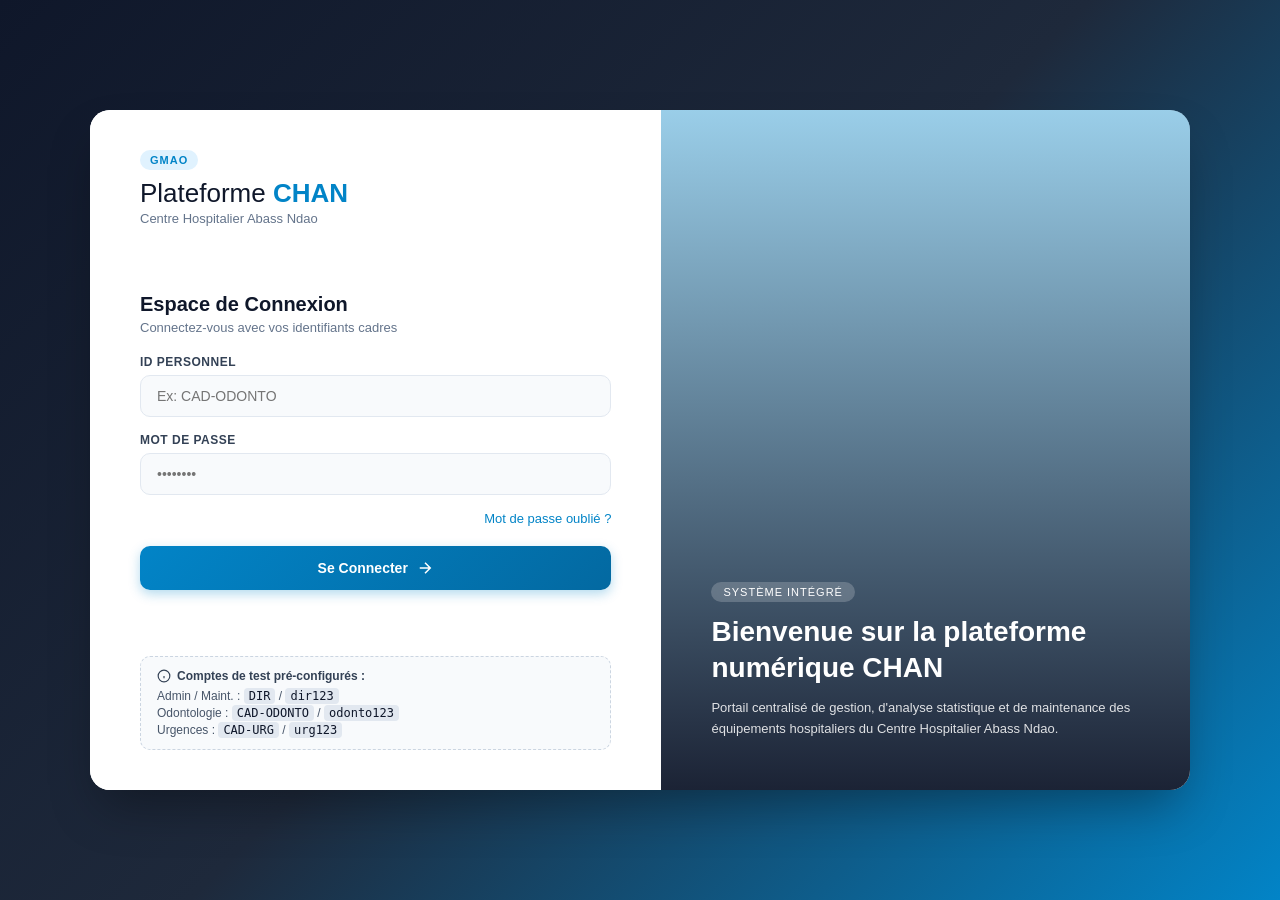
<file: login.html>
<!-- OPTION 1

<!DOCTYPE html>
<html lang="fr">
<head>
  <meta charset="UTF-8">
  <meta name="viewport" content="width=device-width, initial-scale=1.0">
  <title>Connexion - Plateforme Numérique CHAN</title>
  <link rel="stylesheet" href="login.css">
</head>
<body>

  <div class="login-container">
    
    <!-- CÔTÉ GAUCHE : FORMULAIRES 
    <div class="login-left">
      <div class="brand-header">
        <h1>Plateforme <strong> GMAO </strong> <br/> CHAN</h1>
        <p>Centre Hospitalier Abass Ndao</p>
      </div>

      <!-- Formulaire de Connexion 
      <form id="login-form" class="auth-form">
        <h3>Espace de Connexion</h3>
        <p class="subtitle">Connectez-vous avec vos identifiants cadres</p>

        <div id="error-message" class="alert alert-danger" style="display: none;"></div>

        <div class="form-group">
          <label for="username">ID Personnel</label>
          <input type="text" id="username" placeholder="Ex: CAD-ODONTO" required>
        </div>

        <div class="form-group">
          <label for="password">Mot de passe</label>
          <input type="password" id="password" placeholder="••••••••" required>
        </div>

        <div class="form-actions-links">
          <a href="#" id="link-forgot">Mot de passe oublié ?</a>
        </div>

        <button type="submit" class="btn btn-primary btn-block">Se Connecter</button>
      </form>

      <!-- Formulaire de Réinitialisation (Masqué par défaut) 
      <form id="reset-form" class="auth-form" style="display: none;">
        <h3>Réinitialisation</h3>
        <p class="subtitle">Entrez votre ID pour recevoir les instructions</p>

        <div id="reset-success-message" class="alert alert-success" style="display: none;"></div>

        <div class="form-group">
          <label for="reset-username">ID Personnel</label>
          <input type="text" id="reset-username" placeholder="Ex: CAD-ODONTO" required>
        </div>

        <button type="submit" class="btn btn-secondary btn-block">Envoyer la demande</button>
        
        <div class="form-actions-links text-center">
          <a href="#" id="link-back-login">← Retour à la connexion</a>
        </div>
      </form>

      <!-- Comptes Démo pour Tester Facilement 
      <div class="demo-accounts">
        <small><strong>Comptes de test pré-configurés :</strong></small>
        <ul>
          <li><strong>Admin / Maintenance :</strong> ID: <code>ADMIN</code> | Mdp: <code>admin123</code></li>
          <li><strong>Major Odontologie :</strong> ID: <code>CAD-ODONTO</code> | Mdp: <code>odonto123</code></li>
          <li><strong>Major Urgences :</strong> ID: <code>CAD-URG</code> | Mdp: <code>urg123</code></li>
        </ul>
      </div>
    </div>

    <!-- CÔTÉ DROIT : IMAGE ET BIENVENUE 
    <div class="login-right">
      <div class="overlay"></div>
      <div class="welcome-content">
        <h1>Bienvenue sur la plateforme numérique CHAN</h1>
        <p>Portail centralisé de gestion, d'analyse statistique et de maintenance des équipements hospitaliers du Centre Hospitalier Abass Ndao.</p>
      </div>
    </div>

  </div>

  <script src="login.js"></script>
</body>
</html>

-->

<!-- OPTION 2 -->


<!DOCTYPE html>
<html lang="fr">
<head>
  <meta charset="UTF-8">
  <meta name="viewport" content="width=device-width, initial-scale=1.0">

  <title>Connexion - Plateforme Numérique CHAN</title>
  <link rel="stylesheet" href="login.css">
</head>
<body>

  <div class="login-wrapper">
    <div class="login-container">
      
      <!-- CÔTÉ GAUCHE : FORMULAIRES -->
      <div class="login-left">
        <div class="brand-header">
          <div class="logo-badge">GMAO</div>
          <h1>Plateforme <strong>CHAN</strong></h1>
          <p>Centre Hospitalier Abass Ndao</p>
        </div>

        <!-- Formulaire de Connexion -->
        <form id="login-form" class="auth-form">
          <div class="form-title-group">
            <h3>Espace de Connexion</h3>
            <p class="subtitle">Connectez-vous avec vos identifiants cadres</p>
          </div>

          <div id="error-message" class="alert alert-danger" style="display: none;"></div>

          <div class="form-group">
            <label for="username">ID Personnel</label>
            <input type="text" id="username" placeholder="Ex: CAD-ODONTO" required autocomplete="off">
          </div>

          <div class="form-group">
            <label for="password">Mot de passe</label>
            <input type="password" id="password" placeholder="••••••••" required>
          </div>

          <div class="form-actions-links">
            <a href="#" id="link-forgot">Mot de passe oublié ?</a>
          </div>

          <button type="submit" class="btn btn-primary btn-block">
            <span>Se Connecter</span>
            <svg class="btn-icon" viewBox="0 0 24 24" fill="none" stroke="currentColor" stroke-width="2"><path d="M5 12h14M12 5l7 7-7 7"/></svg>
          </button>
        </form>

        <!-- Formulaire de Réinitialisation (Masqué par défaut) -->
        <form id="reset-form" class="auth-form" style="display: none;">
          <div class="form-title-group">
            <h3>Réinitialisation</h3>
            <p class="subtitle">Entrez votre ID pour recevoir les instructions</p>
          </div>

          <div id="reset-success-message" class="alert alert-success" style="display: none;"></div>

          <div class="form-group">
            <label for="reset-username">ID Personnel</label>
            <input type="text" id="reset-username" placeholder="Ex: CAD-ODONTO" required>
          </div>

          <button type="submit" class="btn btn-secondary btn-block">Envoyer la demande</button>
          
          <div class="form-actions-links text-center">
            <a href="#" id="link-back-login">← Retour à la connexion</a>
          </div>
        </form>

        <!-- Comptes Démo pour Tester Facilement -->
        <div class="demo-accounts">
          <div class="demo-title">
            <svg width="14" height="14" viewBox="0 0 24 24" fill="none" stroke="currentColor" stroke-width="2"><circle cx="12" cy="12" r="10"/><line x1="12" y1="16" x2="12" y2="12"/><line x1="12" y1="8" x2="12.01" y2="8"/></svg>
            <strong>Comptes de test pré-configurés :</strong>
          </div>
          <ul>
            <li><span>Admin / Maint. :</span> <code>DIR</code> / <code>dir123</code></li>
            <li><span>Odontologie :</span> <code>CAD-ODONTO</code> / <code>odonto123</code></li>
            <li><span>Urgences :</span> <code>CAD-URG</code> / <code>urg123</code></li>
          </ul>
        </div>
      </div>

      <!-- CÔTÉ DROIT : IMAGE ET BIENVENUE -->
      <div class="login-right">
        <div class="overlay"></div>
        <div class="welcome-content">
          <div class="badge-tag">Système Intégré</div>
          <h1>Bienvenue sur la plateforme numérique CHAN</h1>
          <p>Portail centralisé de gestion, d'analyse statistique et de maintenance des équipements hospitaliers du Centre Hospitalier Abass Ndao.</p>
        </div>
      </div>

    </div>
  </div>

  <script src="login.js"></script>
</body>
</html>
</file>
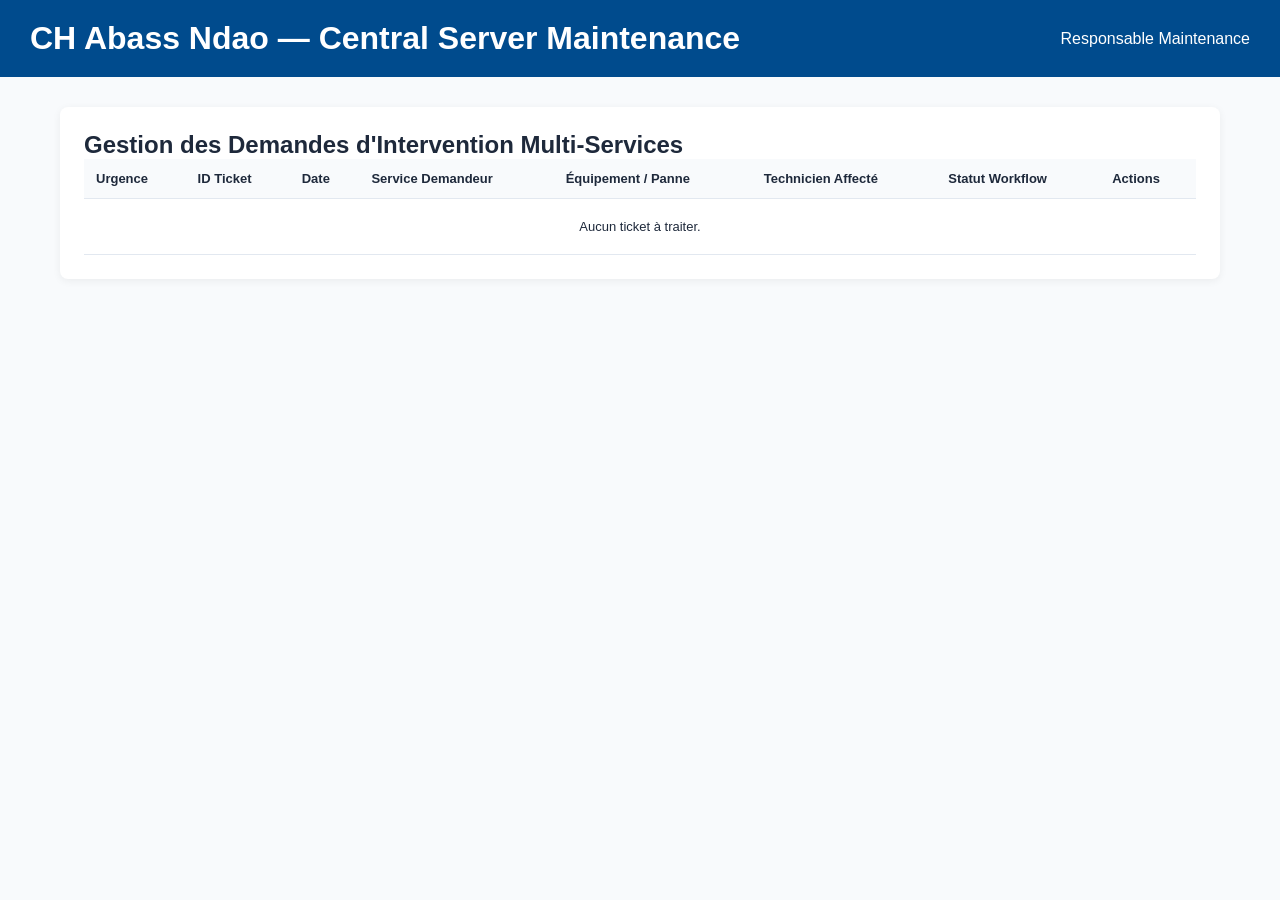
<file: maintenance.html>
<!DOCTYPE html>
<html lang="fr">
<head>
    <meta charset="UTF-8">
    <meta name="viewport" content="width=device-width, initial-scale=1.0">
    <title>GMAO Centralisée Maintenance - CH Abass Ndao</title>
    <link rel="stylesheet" href="maintenance.css">
</head>
<body>

    <header class="header-maint">
        <h1>CH Abass Ndao — Central Server Maintenance</h1>
        <div><span id="user-display">Responsable Maintenance</span></div>
    </header>

    <div class="container">
        <div class="card">
            <h2>Gestion des Demandes d'Intervention Multi-Services</h2>
            <div class="table-wrapper">
                <table>
                    <thead>
                        <tr>
                            <th>Urgence</th>
                            <th>ID Ticket</th>
                            <th>Date</th>
                            <th>Service Demandeur</th>
                            <th>Équipement / Panne</th>
                            <th>Technicien Affecté</th>
                            <th>Statut Workflow</th>
                            <th>Actions</th>
                        </tr>
                    </thead>
                    <tbody id="table-maint-workflow">
                        <!-- Rempli par JS -->
                    </tbody>
                </table>
            </div>
        </div>
    </div>

    <script src="maintenance.js"></script>
</body>
</html>
</file>
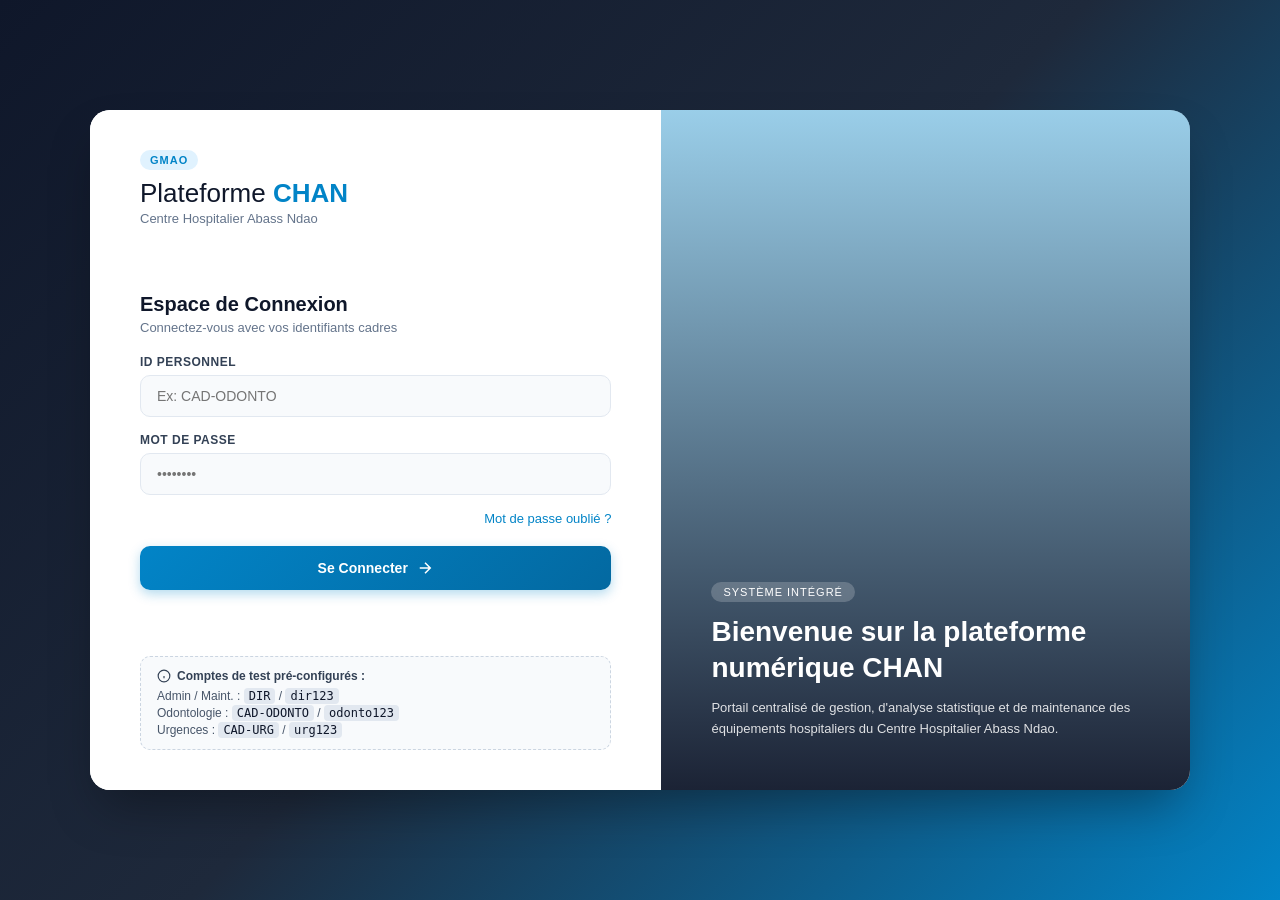
<file: superieur.html>
<!DOCTYPE html>
<html lang="fr">
<head>
  <meta charset="UTF-8">
  <meta name="viewport" content="width=device-width, initial-scale=1.0">
  <title>Portail Direction Supérieure - CHAN</title>
  
  <link rel="stylesheet" href="superieur.css">
  <!-- Icônes pour embellir les cases -->
  <link rel="stylesheet" href="https://cdnjs.cloudflare.com/ajax/libs/font-awesome/6.4.0/css/all.min.css">
</head>
<body>

  <!-- EN-TÊTE DÉDIÉ DIRECTION SUPÉRIEURE -->
  <header class="header">
    <div class="header-container">
      <div>
        <h1>Portail de Répartition — Direction Supérieure</h1>
        <p>Centre Hospitalier Abass Ndao — Accès Centralisé aux Services</p>
      </div>
      <div class="user-info">
        <span id="user-display">Direction Supérieure</span>
        <button id="btn-logout" class="btn-logout">Se Déconnecter</button>
      </div>
    </div>
  </header>

  <main class="container">
    <div class="welcome-text">
      <h2>Sélectionnez un service pour accéder à son tableau de bord complet</h2>
    </div>

    <!-- GRILLE "PUZZLE" DES SERVICES -->
    <section class="services-grid">
      
      <!-- 1. Maintenance Global -->
      <a href="index.html" class="service-card card-maintenance">
        <div class="card-icon"><i class="fa-solid fa-wrench"></i></div>
        <div class="card-content">
          <h3>Maintenance Générale</h3>
          <p>Vue d'ensemble analytique, projections data science et suivi global de tous les équipements de l'hôpital.</p>
        </div>
        <div class="card-footer">
          <span>Accéder au Dashboard Global</span>
          <i class="fa-solid fa-arrow-right"></i>
        </div>
      </a>

      <!-- 2. Odontologie -->
      <a href="odonto2.html" class="service-card card-odonto">
        <div class="card-icon"><i class="fa-solid fa-tooth"></i></div>
        <div class="card-content">
          <h3>Odontologie</h3>
          <p>Suivi des fauteuils dentaires, compresseurs et interventions spécifiques aux soins dentaires.</p>
        </div>
        <div class="card-footer">
          <span>Accéder au Dashboard Odonto</span>
          <i class="fa-solid fa-arrow-right"></i>
        </div>
      </a>

      <!-- 3. Urgences -->
      <a href="urgences.html" class="service-card card-urgences">
        <div class="card-icon"><i class="fa-solid fa-truck-medical"></i></div>
        <div class="card-content">
          <h3>Urgences</h3>
          <p>Surveillance prioritaire des moniteurs ECG, fluides médicaux et équipements de soins d'urgence.</p>
        </div>
        <div class="card-footer">
          <span>Accéder aux Urgences</span>
          <i class="fa-solid fa-arrow-right"></i>
        </div>
      </a>

      <!-- 4. Maternité -->
      <a href="maternite.html" class="service-card card-maternite">
        <div class="card-icon"><i class="fa-solid fa-baby"></i></div>
        <div class="card-content">
          <h3>Maternité</h3>
          <p>Gestion des infrastructures du bloc obstétrical, climatisation et équipements de maternité.</p>
        </div>
        <div class="card-footer">
          <span>Accéder à la Maternité</span>
          <i class="fa-solid fa-arrow-right"></i>
        </div>
      </a>

      <!-- 5. Pédiatrie -->
      <a href="pediatrie.html" class="service-card card-pediatrie">
        <div class="card-icon"><i class="fa-solid fa-child"></i></div>
        <div class="card-content">
          <h3>Pédiatrie</h3>
          <p>Suivi critique des couveuses, tables chauffantes et maintenance du service pédiatrique.</p>
        </div>
        <div class="card-footer">
          <span>Accéder à la Pédiatrie</span>
          <i class="fa-solid fa-arrow-right"></i>
        </div>
      </a>

      <!-- 6. Bloc Opératoire -->
      <a href="bloc.html" class="service-card card-bloc">
        <div class="card-icon"><i class="fa-solid fa-hospital-user"></i></div>
        <div class="card-content">
          <h3>Bloc Opératoire</h3>
          <p>Contrôle continu des scialytiques, respirateurs et tables d'opération de haute précision.</p>
        </div>
        <div class="card-footer">
          <span>Accéder au Bloc Opératoire</span>
          <i class="fa-solid fa-arrow-right"></i>
        </div>
      </a>

    </section>
  </main>

  <script>
    // Sécurité de la session
    const sessionData = JSON.parse(localStorage.getItem('chan_session'));

    // Redirection si non connecté
    if (!sessionData) {
        window.location.href = 'login.html';
    }

    // Bouton Déconnexion
    document.getElementById('btn-logout').addEventListener('click', () => {
        localStorage.removeItem('chan_session');
        window.location.href = 'login.html';
    });
  </script>
</body>
</html>
</file>
<file: login.css>
/* OPTION1 
* {
  box-sizing: border-box;
  margin: 0;
  padding: 0;
}

body {
  font-family: -apple-system, BlinkMacSystemFont, "Segoe UI", Roboto, sans-serif;
  background-color: #f1f5f9;
  height: 100vh;
  display: flex;
  align-items: center;
  justify-content: center;
}

.login-container {
  display: flex;
  width: 900px;
  max-width: 95%;
  height: 560px;
  background: #ffffff;
  border-radius: 12px;
  box-shadow: 0 10px 25px rgba(0,0,0,0.1);
  overflow: hidden;
}

/* Côté Gauche 
.login-left {
  flex: 1;
  padding: 40px;
  display: flex;
  flex-direction: column;
  justify-content: space-between;
}

.brand-header h1 {
  margin-top: 60px;
  color: #004b8d;
  font-size: 30px;
}

.brand-header p {
  color: #64748b;
  font-size: 12px;
}

.auth-form h3 {
  font-size: 18px;
  color: #0f172a;
}

.subtitle {
  font-size: 12px;
  color: #64748b;
  margin-bottom: 18px;
}

.form-group {
  margin-bottom: 14px;
}

.form-group label {
  display: block;
  font-size: 12px;
  font-weight: 600;
  color: #334155;
  margin-bottom: 4px;
}

.form-group input {
  width: 100%;
  padding: 9px 12px;
  border: 1px solid #cbd5e1;
  border-radius: 6px;
  font-size: 13px;
  outline: none;
}

.form-group input:focus {
  border-color: #0284c7;
}

.form-actions-links {
  margin-bottom: 15px;
  font-size: 12px;
}

.form-actions-links a {
  color: #0284c7;
  text-decoration: none;
}

.btn {
  padding: 10px;
  border: none;
  border-radius: 6px;
  font-weight: 600;
  cursor: pointer;
  font-size: 13px;
}

.btn-block { width: 100%; }
.btn-primary { background: #004b8d; color: white; }
.btn-secondary { background: #0284c7; color: white; }

.alert {
  padding: 8px 12px;
  font-size: 12px;
  border-radius: 6px;
  margin-bottom: 12px;
}
.alert-danger { background: #fee2e2; color: #991b1b; }
.alert-success { background: #dcfce7; color: #166534; }

.demo-accounts {

  margin-top: 500px;
  background: #f8fafc;
  padding: 10px;
  border-radius: 6px;
  border: 1px dashed #cbd5e1;
  font-size: 11px;
  color: #475569;
}

.demo-accounts ul {
  list-style: none;
  margin-top: 4px;
}

/* Côté Droit 
.login-right {
  flex: 1;
  background: url('https://images.unsplash.com/photo-1519494026892-80bbd2d6fd0d?auto=format&fit=crop&w=800&q=80') center/cover no-repeat;
  position: relative;
  display: flex;
  align-items: flex-end;
  padding: 40px;
}

.overlay {
  position: absolute;
  top: 0; left: 0; right: 0; bottom: 0;
  background: linear-gradient(to top, rgba(0, 75, 141, 0.9), rgba(0, 75, 141, 0.3));
}

.welcome-content {
  position: relative;
  z-index: 2;
  color: white;
}

.welcome-content h1 {
  font-size: 22px;
  margin-bottom: 10px;
}

.welcome-content p {
  font-size: 12px;
  line-height: 1.6;
  opacity: 0.9;
}

.text-center { text-align: center; }
*/

/*OPTION2*/

/* RESET & BASE */
* {
  box-sizing: border-box;
  margin: 0;
  padding: 0;
}

body, html {
  height: 100%;
  width: 100%;
  font-family: -apple-system, BlinkMacSystemFont, "Segoe UI", Roboto, "Helvetica Neue", Arial, sans-serif;
  background: linear-gradient(135deg, #0f172a 0%, #1e293b 50%, #0284c7 100%);
  overflow: hidden;
}

/* ENVELOPPE PLEIN ÉCRAN */
.login-wrapper {
  width: 100vw;
  height: 100vh;
  display: flex;
  align-items: center;
  justify-content: center;
  padding: 24px;
}

/* CONTAINER PRINCIPAL */
.login-container {
  display: flex;
  width: 100%;
  max-width: 1100px;
  height: 90vh;
  max-height: 680px;
  background: #ffffff;
  border-radius: 20px;
  box-shadow: 0 25px 50px -12px rgba(0, 0, 0, 0.35);
  overflow: hidden;
  animation: slideUpFade 0.7s cubic-bezier(0.16, 1, 0.3, 1);
}

/* CÔTÉ GAUCHE (FORMULAIRE) */
.login-left {
  flex: 1.1;
  padding: 40px 50px;
  display: flex;
  flex-direction: column;
  justify-content: space-between;
  background: #ffffff;
  overflow-y: auto;
}

.brand-header .logo-badge {
  display: inline-block;
  background: #e0f2fe;
  color: #0284c7;
  font-size: 11px;
  font-weight: 700;
  padding: 4px 10px;
  border-radius: 20px;
  letter-spacing: 1px;
  margin-bottom: 8px;
}

.brand-header h1 {
  color: #0f172a;
  font-size: 26px;
  font-weight: 400;
  line-height: 1.2;
}

.brand-header h1 strong {
  color: #0284c7;
  font-weight: 700;
}

.brand-header p {
  color: #64748b;
  font-size: 13px;
  margin-top: 2px;
}

/* FORMULAIRES */
.auth-form {
  margin: 20px 0;
  animation: fadeIn 0.4s ease-in-out;
}

.form-title-group {
  margin-bottom: 20px;
}

.auth-form h3 {
  font-size: 20px;
  color: #0f172a;
  font-weight: 700;
}

.subtitle {
  font-size: 13px;
  color: #64748b;
  margin-top: 4px;
}

.form-group {
  margin-bottom: 16px;
}

.form-group label {
  display: block;
  font-size: 12px;
  font-weight: 600;
  color: #334155;
  margin-bottom: 6px;
  text-transform: uppercase;
  letter-spacing: 0.5px;
}

.form-group input {
  width: 100%;
  padding: 12px 16px;
  border: 1.5px solid #e2e8f0;
  border-radius: 10px;
  font-size: 14px;
  color: #0f172a;
  background: #f8fafc;
  transition: all 0.25s ease;
  outline: none;
}

.form-group input:focus {
  border-color: #0284c7;
  background: #ffffff;
  box-shadow: 0 0 0 4px rgba(2, 132, 199, 0.15);
}

.form-actions-links {
  margin-bottom: 20px;
  font-size: 13px;
  text-align: right;
}

.form-actions-links a {
  color: #0284c7;
  text-decoration: none;
  font-weight: 500;
  transition: color 0.2s;
}

.form-actions-links a:hover {
  color: #0369a1;
  text-decoration: underline;
}

/* BOUTONS DYNAMIQUES */
.btn {
  display: inline-flex;
  align-items: center;
  justify-content: center;
  gap: 8px;
  padding: 13px;
  border: none;
  border-radius: 10px;
  font-weight: 600;
  cursor: pointer;
  font-size: 14px;
  transition: all 0.25s ease;
}

.btn-block { width: 100%; }

.btn-primary {
  background: linear-gradient(135deg, #0284c7 0%, #0369a1 100%);
  color: white;
  box-shadow: 0 4px 12px rgba(2, 132, 199, 0.3);
}

.btn-primary:hover {
  transform: translateY(-2px);
  box-shadow: 0 6px 20px rgba(2, 132, 199, 0.4);
}

.btn-primary:active {
  transform: translateY(0);
}

.btn-secondary {
  background: #475569;
  color: white;
}

.btn-secondary:hover {
  background: #334155;
}

.btn-icon {
  width: 18px;
  height: 18px;
  transition: transform 0.2s;
}

.btn-primary:hover .btn-icon {
  transform: translateX(4px);
}

/* ALERTES */
.alert {
  padding: 10px 14px;
  font-size: 13px;
  border-radius: 8px;
  margin-bottom: 16px;
  animation: fadeIn 0.3s ease;
}
.alert-danger { background: #fef2f2; color: #991b1b; border: 1px solid #fecaca; }
.alert-success { background: #f0fdf4; color: #166534; border: 1px solid #bbf7d0; }

/* BLOC DEMO ACCOUNTS */
.demo-accounts {
  background: #f8fafc;
  padding: 12px 16px;
  border-radius: 10px;
  border: 1px dashed #cbd5e1;
  font-size: 12px;
  color: #475569;
}

.demo-title {
  display: flex;
  align-items: center;
  gap: 6px;
  margin-bottom: 6px;
  color: #334155;
}

.demo-accounts ul {
  list-style: none;
  display: flex;
  flex-direction: column;
  gap: 3px;
}

.demo-accounts code {
  background: #e2e8f0;
  padding: 1px 5px;
  border-radius: 4px;
  color: #0f172a;
  font-family: monospace;
}

/* CÔTÉ DROIT (IMAGE & OVERLAY) */
.login-right {
  flex: 1;
  background: url('https://images.unsplash.com/photo-1519494026892-80bbd2d6fd0d?auto=format&fit=crop&w=1000&q=80') center/cover no-repeat;
  position: relative;
  display: flex;
  align-items: flex-end;
  padding: 50px;
}

.overlay {
  position: absolute;
  top: 0; left: 0; right: 0; bottom: 0;
  background: linear-gradient(to top, rgba(15, 23, 42, 0.95) 0%, rgba(2, 132, 199, 0.4) 100%);
}

.welcome-content {
  position: relative;
  z-index: 2;
  color: white;
  animation: slideUpFade 0.9s ease;
}

.badge-tag {
  display: inline-block;
  background: rgba(255, 255, 255, 0.2);
  backdrop-filter: blur(5px);
  color: #ffffff;
  font-size: 11px;
  padding: 4px 12px;
  border-radius: 20px;
  margin-bottom: 12px;
  text-transform: uppercase;
  letter-spacing: 1px;
}

.welcome-content h1 {
  font-size: 28px;
  font-weight: 700;
  margin-bottom: 12px;
  line-height: 1.3;
}

.welcome-content p {
  font-size: 13px;
  line-height: 1.6;
  opacity: 0.85;
}

.text-center { text-align: center; }

/* ANIMATIONS KEYFRAMES */
@keyframes slideUpFade {
  from {
    opacity: 0;
    transform: translateY(20px);
  }
  to {
    opacity: 1;
    transform: translateY(0);
  }
}

@keyframes fadeIn {
  from { opacity: 0; }
  to { opacity: 1; }
}

/* RESPONSIVE IPAD ET MOBILE */
@media (max-width: 850px) {
  .login-right { display: none; }
  .login-container { max-width: 450px; height: auto; }
  .login-left { padding: 30px; }
}
</file>
<file: maintenance.css>
* { box-sizing: border-box; margin: 0; padding: 0; font-family: -apple-system, BlinkMacSystemFont, "Segoe UI", Roboto, sans-serif; }
body { background: #f8fafc; color: #1e293b; }
.header-maint { background: #004b8d; color: white; padding: 20px 30px; display: flex; justify-content: space-between; align-items: center; }
.container { max-width: 1200px; margin: 30px auto; padding: 0 20px; }
.card { background: white; padding: 24px; border-radius: 8px; box-shadow: 0 2px 8px rgba(0,0,0,0.06); }
table { width: 100%; border-collapse: collapse; font-size: 13px; }
th, td { padding: 12px; border-bottom: 1px solid #e2e8f0; text-align: left; }
th { background: #f8fafc; }

/* Urgence Colors */
.urg-critique { background: #fee2e2; color: #b91c1c; font-weight: bold; }
.urg-moyen { background: #ffedd5; color: #c2410c; }
.urg-faible { background: #e0f2fe; color: #0369a1; }

select.select-sm { padding: 4px 8px; border-radius: 4px; font-size: 12px; border: 1px solid #cbd5e1; }
</file>
<file: superieur.css>
* {
  margin: 0;
  padding: 0;
  box-sizing: border-box;
  font-family: -apple-system, BlinkMacSystemFont, "Segoe UI", Roboto, sans-serif;
}

body {
  background-color: #e4ecf4;
  color: #0f172a;
  padding-bottom: 50px;
}

/* Header VIP */
.header {
  background: linear-gradient(135deg, #0f172a 0%, #1e293b 100%);
  color: white;
  padding: 25px 0;
  margin-bottom: 30px;
  box-shadow: 0 4px 10px rgba(0, 0, 0, 0.15);
}

.header-container {
  max-width: 1250px;
  margin: 0 auto;
  padding: 0 20px;
  display: flex;
  justify-content: space-between;
  align-items: center;
}

.user-info {
  text-align: right;
}

#user-display {
  font-size: 13px;
  font-weight: 700;
  background: #3b82f6;
  color: white;
  padding: 6px 14px;
  border-radius: 20px;
  display: inline-block;
  margin-bottom: 8px;
}

.btn-logout {
  background-color: #ef4444;
  color: white;
  border: none;
  padding: 6px 14px;
  border-radius: 6px;
  font-size: 12px;
  font-weight: 600;
  cursor: pointer;
  transition: all 0.2s;
}

.btn-logout:hover {
  background-color: #dc2626;
}

.container {
  max-width: 1250px;
  margin: 0 auto;
  padding: 0 20px;
}

.welcome-text {
  margin-bottom: 25px;
  text-align: center;
}

.welcome-text h2 {
  font-size: 20px;
  color: #475569;
  font-weight: 600;
}

/* GRILLE DU PUZZLE (2 colonnes ou 3 selon l'écran) */
.services-grid {
  display: grid;
  grid-template-columns: repeat(auto-fit, minmax(350px, 1fr));
  gap: 25px;
}

/* CARTES DU PUZZLE */
.service-card {
  background: rgb(255, 255, 255);
  border-radius: 12px;
  padding: 25px;
  text-decoration: none;
  color: inherit;
  display: flex;
  flex-direction: column;
  justify-content: space-between;
  box-shadow: 0 4px 6px -1px rgba(0, 0, 0, 0.05);
  border: 2px solid transparent;
  transition: all 0.3s ease;
  position: relative;
  overflow: hidden;
}

.service-card:hover {
  transform: translateY(-5px);
  box-shadow: 0 12px 20px -3px rgba(0, 0, 0, 0.1);
}

/* Thèmes par couleur d'accent pour chaque cage */
.card-maintenance { border-top: 5px solid #004b8d; }
.card-odonto { border-top: 5px solid #f59e0b; }
.card-urgences { border-top: 5px solid #ef4444; }
.card-maternité, .card-maternite { border-top: 5px solid #ec4899; }
.card-pediatrie { border-top: 5px solid #10b981; }
.card-bloc { border-top: 5px solid #8b5cf6; }

.card-icon {
  font-size: 32px;
  margin-bottom: 15px;
  color: #1e293b;
}

.card-content h3 {
  font-size: 20px;
  margin-bottom: 10px;
  color: #0f172a;
}

.card-content p {
  font-size: 14px;
  color: #64748b;
  line-height: 1.5;
  margin-bottom: 20px;
}

.card-footer {
  display: flex;
  justify-content: space-between;
  align-items: center;
  font-size: 13px;
  font-weight: 700;
  color: #2563eb;
  padding-top: 15px;
  border-top: 1px solid #f1f5f9;
}

.service-card:hover .card-footer i {
  transform: translateX(5px);
  transition: transform 0.2s;
}
</file>
